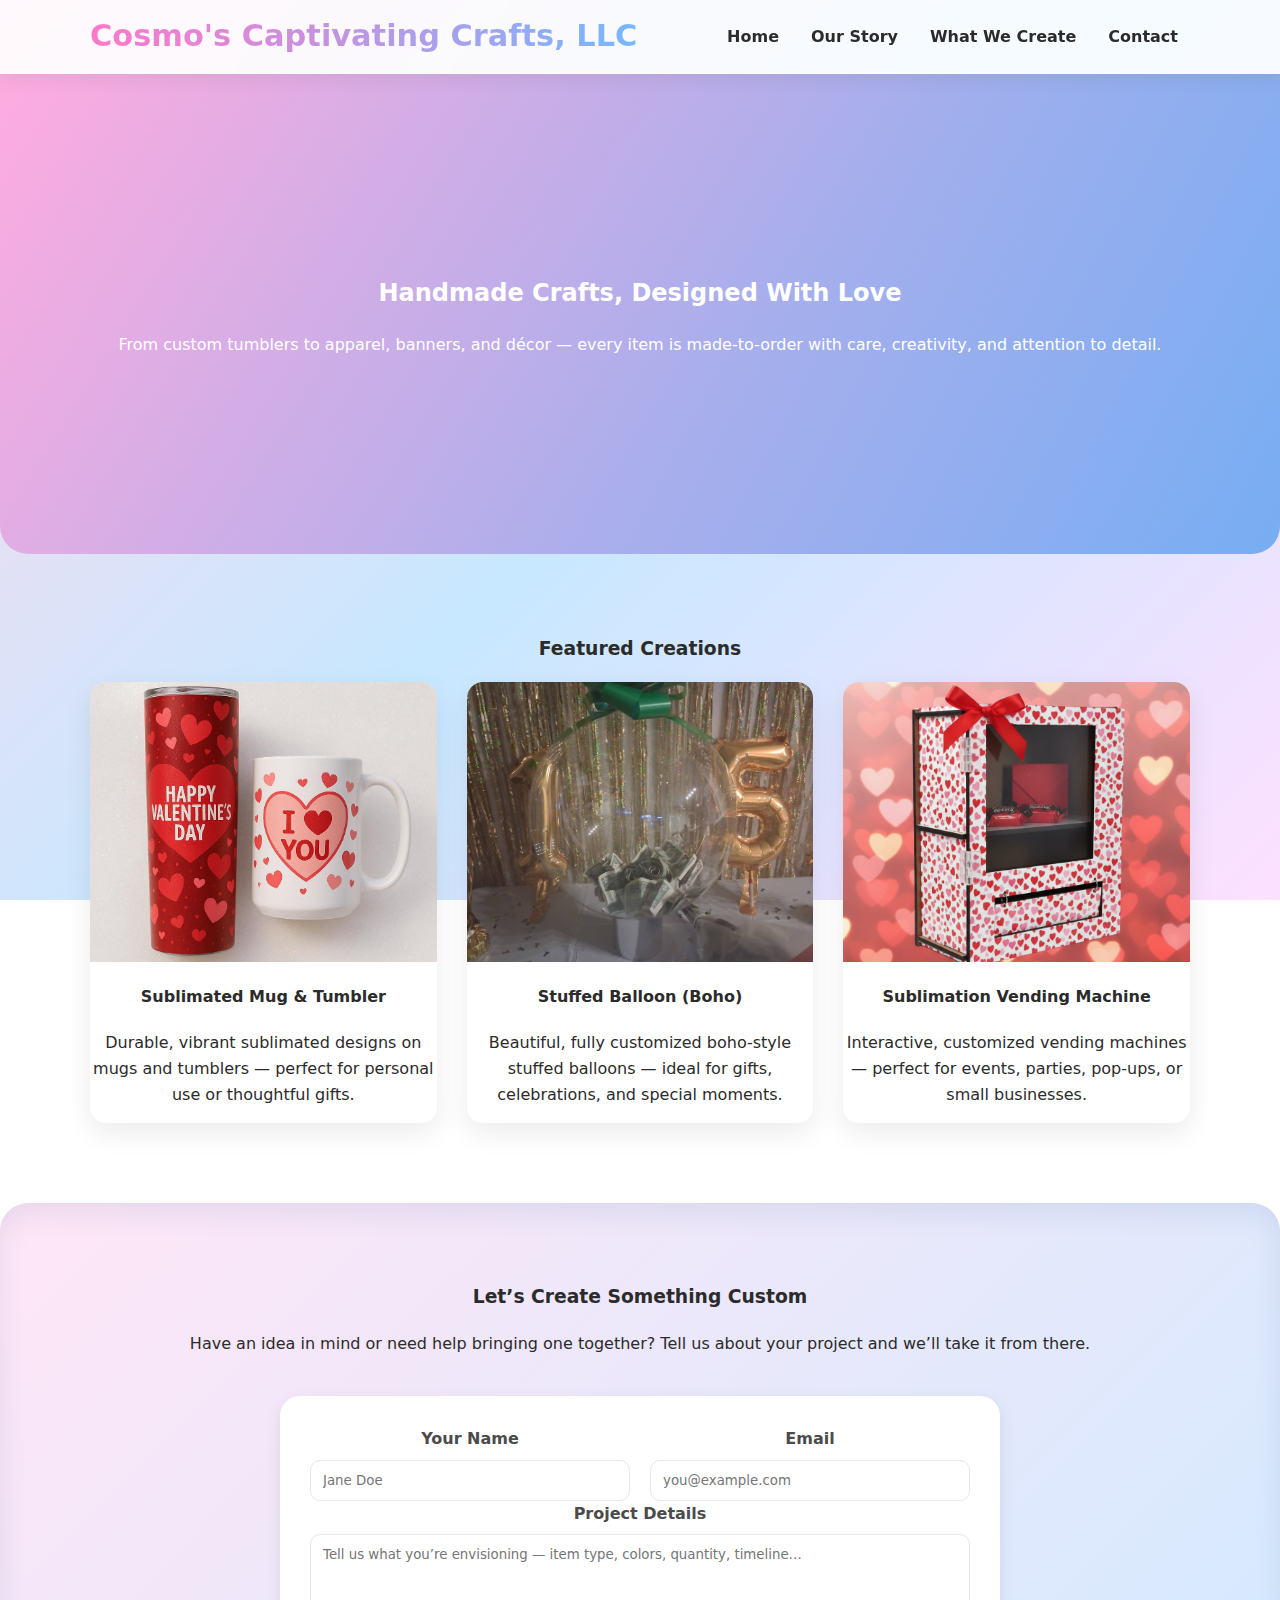
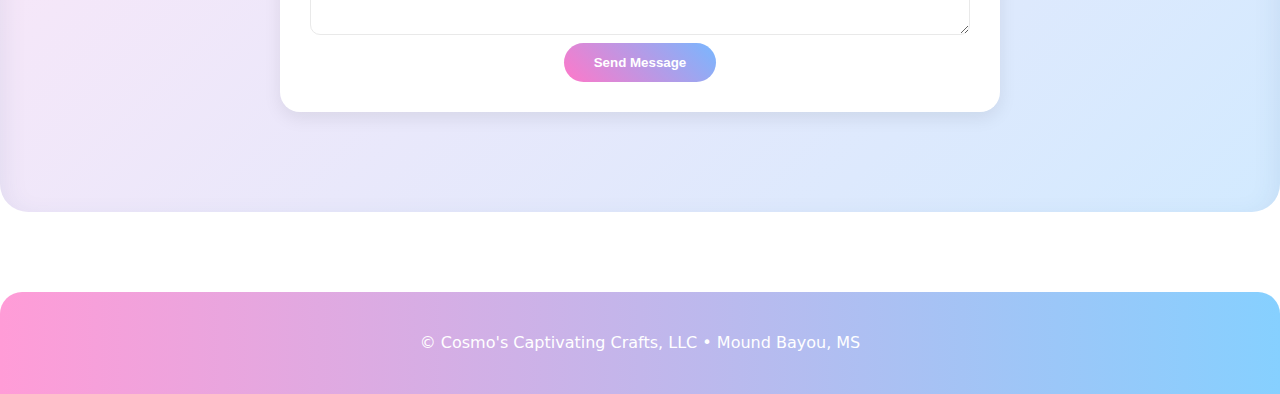
<file: index.html>
<!DOCTYPE html>
<html lang="en">
<head>
  <meta charset="UTF-8" />
  <meta name="viewport" content="width=device-width, initial-scale=1" />
  <title>Cosmo's Captivating Crafts, LLC</title>
  <meta name="description" content="Handmade with love — tumblers, t-shirts, banners & more.">
  <link rel="icon" href="assets/logo.jpg" />
  <link rel="stylesheet" href="styles.css" />
</head>

<body class="glossy">

<!-- HEADER -->
<header class="site-header" id="top">
  <div class="container header-flex">
    <a class="brand-wrap" href="#top" aria-label="Home">
      <h1 class="brand">Cosmo's Captivating Crafts, LLC</h1>
    </a>

    <button class="nav-toggle" aria-expanded="false" aria-controls="primary-nav" aria-label="Open menu">
      <span class="nav-toggle-bar"></span>
      <span class="nav-toggle-bar"></span>
      <span class="nav-toggle-bar"></span>
    </button>

    <nav id="primary-nav" class="nav" role="navigation">
      <a href="index.html">Home</a>
      <a href="about.html">Our Story</a>
      <a href="products.html">What We Create</a>
      <a href="#contact">Contact</a>
    </nav>
  </div>
</header>

<!-- HERO -->
<section class="hero" aria-label="Hero banner">
  <div class="overlay"></div>

  <div class="hero-text">
    <h2>Handmade Crafts, Designed With Love</h2>
    <p>
      From custom tumblers to apparel, banners, and décor — every item is made-to-order
      with care, creativity, and attention to detail.
    </p>
  </div>
</section>

<main>
<!-- ========= FEATURED CREATIONS ========= -->
<section id="work" class="section container">
  <h3>Featured Creations</h3>

  <div class="grid">

    <!-- SUBLIMATED MUG/TUMBLER -->
    <div class="card">
      <div class="card-img-wrap">
        <img src="assets/mug-valentines.jpg"
             alt="Custom sublimated mug and tumbler"
             class="card-img" />
      </div>
      <h4>Sublimated Mug & Tumbler</h4>
      <p>
        Durable, vibrant sublimated designs on mugs and tumblers —
        perfect for personal use or thoughtful gifts.
      </p>
    </div>

    <!-- STUFFED BALLOON -->
    <div class="card">
      <div class="card-img-wrap">
        <img src="assets/stuffed balloon.jpg"
             alt="Boho stuffed balloon"
             class="card-img" />
      </div>
      <h4>Stuffed Balloon (Boho)</h4>
      <p>
        Beautiful, fully customized boho-style stuffed balloons —
        ideal for gifts, celebrations, and special moments.
      </p>
    </div>

    <!-- SUBLIMATION VENDING MACHINE -->
    <div class="card">
      <div class="card-img-wrap">
        <img src="assets/Valentine box.png"
             alt="Sublimation vending machine"
             class="card-img" />
      </div>
      <h4>Sublimation Vending Machine</h4>
      <p>
        Interactive, customized vending machines —
        perfect for events, parties, pop-ups, or small businesses.
      </p>
    </div>

  </div>
</section>


<!-- CONTACT -->
<section id="contact" class="section-soft">
  <div class="container center">
    <h3>Let’s Create Something Custom</h3>
    <p>
      Have an idea in mind or need help bringing one together?
      Tell us about your project and we’ll take it from there.
    </p>

    <form
      action="https://formspree.io/f/xanplyen"
      method="POST"
      class="contact-form"
    >
      <div class="form-grid">
        <label class="field">
          <span>Your Name</span>
          <input type="text" name="name" placeholder="Jane Doe" required />
        </label>

        <label class="field">
          <span>Email</span>
          <input type="email" name="_replyto" placeholder="you@example.com" required />
        </label>
      </div>

      <label class="field full">
        <span>Project Details</span>
        <textarea
          name="message"
          rows="5"
          placeholder="Tell us what you’re envisioning — item type, colors, quantity, timeline…"
          required
        ></textarea>
      </label>

      <button type="submit" class="btn">Send Message</button>
    </form>
  </div>
</section>

<!-- FOOTER -->
<footer class="site-footer">
  <p>© <span id="y"></span> Cosmo's Captivating Crafts, LLC • Mound Bayou, MS</p>
</footer>

 <script>
    const toggle = document.querySelector(".nav-toggle");
    const nav = document.querySelector(".nav");

    toggle.addEventListener("click", () => {
      nav.classList.toggle("open");
    });
  </script>

</body>
</html>
</file>
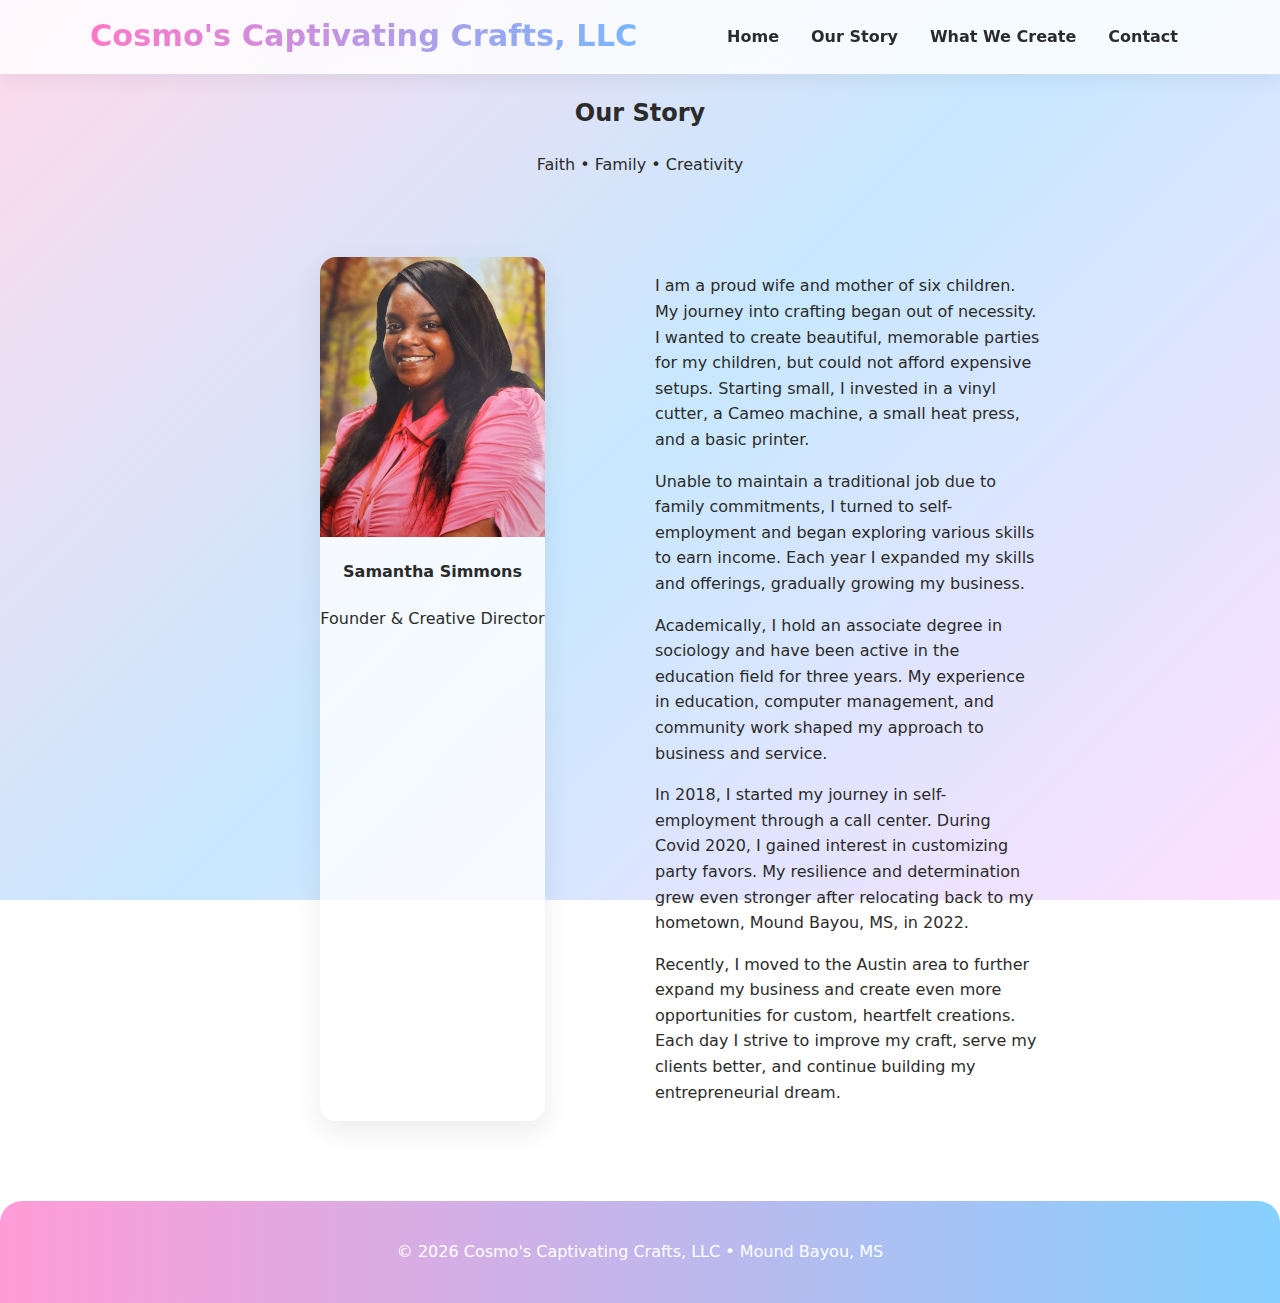
<file: about.html>
<!DOCTYPE html>
<html lang="en">
<head>
  <meta charset="UTF-8" />
  <meta name="viewport" content="width=device-width, initial-scale=1" />
  <title>About Me | Cosmo's Captivating Crafts, LLC</title>
  <meta name="description" content="Learn about Samantha, the founder of Cosmo's Captivating Crafts, LLC, and her journey from creating handmade crafts for her kids to building a thriving business.">
  <link rel="icon" href="assets/logo.png" />
  <link rel="stylesheet" href="styles.css" />
</head>

<body class="glossy">

  <!-- HEADER -->
  <header class="site-header" id="top">
  <div class="container header-flex">
    <a class="brand-wrap" href="#top" aria-label="Home"> 
      <h1 class="brand">Cosmo's Captivating Crafts, LLC</h1>
    </a>

  <button class="nav-toggle" aria-expanded="false" aria-controls="primary-nav" aria-label="Open menu">
      <span class="nav-toggle-bar"></span>
      <span class="nav-toggle-bar"></span>
      <span class="nav-toggle-bar"></span>
    </button>

  <nav id="primary-nav" class="nav" role="navigation">
      <a href="index.html">Home</a>
      <a href="about.html">Our Story</a>
      <a href="products.html">What We Create</a>
      <a href="index.html#contact">Contact</a>
    </nav>
  </div>

  </header>

<div style="text-align:center;">
  <h2>Our Story</h2>
  <p>Faith • Family • Creativity</p>
</div>

</section>

  <!-- ABOUT ME WITH HEADSHOT -->
  <section class="section container">
    <div class="grid" style="justify-items:center; max-width:800px; margin:auto; gap:30px;">

      <!-- Headshot -->
      <div class="card" style="max-width:300px;">
        <div class="card-img-wrap">
          <img src="assets/headshot.jpg" alt="Samantha Simmons" class="card-img" />
        </div>
        <h4>Samantha Simmons</h4>
        <p>Founder & Creative Director</p>
      </div>

      <!-- About Text -->
      <div class="about-text" style="text-align:left;">
        <p>
          I am a proud wife and mother of six children. My journey into crafting began out of necessity. I wanted to create beautiful, memorable parties for my children, but could not afford expensive setups. Starting small, I invested in a vinyl cutter, a Cameo machine, a small heat press, and a basic printer.
        </p>
        <p>
          Unable to maintain a traditional job due to family commitments, I turned to self-employment and began exploring various skills to earn income. Each year I expanded my skills and offerings, gradually growing my business.
        </p>
        <p>
          Academically, I hold an associate degree in sociology and have been active in the education field for three years. My experience in education, computer management, and community work shaped my approach to business and service.
        </p>
        <p>
          In 2018, I started my journey in self-employment through a call center. During Covid 2020, I gained interest in customizing party favors. My resilience and determination grew even stronger after relocating back to my hometown, Mound Bayou, MS, in 2022.
        </p>
        <p>
          Recently, I moved to the Austin area to further expand my business and create even more opportunities for custom, heartfelt creations. Each day I strive to improve my craft, serve my clients better, and continue building my entrepreneurial dream.
        </p>
      </div>

    </div>
  </section>

  <!-- FOOTER -->
  <footer class="site-footer">
    <p>© <span id="y"></span> Cosmo's Captivating Crafts, LLC • Mound Bayou, MS</p>
  </footer>

  <script>
    // Automatically update year
    document.getElementById('y').textContent = new Date().getFullYear();
  </script>

 <script>
    const toggle = document.querySelector(".nav-toggle");
    const nav = document.querySelector(".nav");

    toggle.addEventListener("click", () => {
      nav.classList.toggle("open");
    });
  </script>

</body>
</html>
</file>
<file: styles.css>
/* ========= ROOT ========= */
:root{
  --pink:#ff78c9;
  --pink-soft:#ff9cd7;
  --blue:#78b7ff;
  --blue-soft:#86d0ff;
  --lav:#f4d6ff;
  --ink:#2b2b2b;
  --muted:#666;
  --card:#ffffff;
}

@media (prefers-reduced-motion: reduce){
  *{animation:none!important; transition:none!important;}
}

/* ========= BASE ========= */
*{box-sizing:border-box}
html,body{height:100%}
body{
  font-family: "Poppins", system-ui, -apple-system, Segoe UI, Roboto, Arial, sans-serif;
  margin:0;
  color:var(--ink);
  line-height:1.6;
  background: linear-gradient(135deg, #ffd9ec, #c7e8ff, #fde0ff);
  background-attachment: fixed;
}

.container{width:90%; max-width:1100px; margin:auto;}
.center{text-align:center;}
img{display:block; max-width:100%;}
a{text-decoration:none; color:inherit;}
.sr-only{position:absolute!important;width:1px;height:1px;overflow:hidden;clip:rect(0,0,0,0)}

/* ========= HEADER ========= */
.site-header{
  position:sticky;
  top:0;
  z-index:40;
  background: rgba(255,255,255,.82);
  backdrop-filter: blur(10px);
  box-shadow: 0 6px 18px rgba(0,0,0,.06);
  border-bottom: 1px solid rgba(255,255,255,.6);
}

.header-flex{
  display:flex;
  align-items:center;
  justify-content:space-between;
  gap:12px;
  padding:12px 0;
}

.brand-wrap{
  display:flex;
  align-items:center;
  gap:12px;
}

.logo{
  height:56px;
  width:56px;
  border-radius:50%;
  object-fit:cover;
}

.brand{
  margin:0;
  font-weight:800;
  font-size:clamp(1.2rem, 1rem + 1.6vw, 1.9rem);
  background: linear-gradient(90deg, var(--pink), var(--blue));
  -webkit-background-clip:text;
  -webkit-text-fill-color:transparent;
}

/* ========= NAV ========= */
.nav{
  display:flex;
  gap:8px;
  align-items:center;
}

.nav a{
  font-weight:600;
  padding:8px 12px;
  border-radius:10px;
}

.nav-toggle{
  display:none;
  background:none;
  border:none;
  cursor:pointer;
}

.nav-toggle-bar,
.nav-toggle-bar::before,
.nav-toggle-bar::after{
  width:28px;
  height:2px;
  background:#333;
  display:block;
  position:relative;
}

.nav-toggle-bar::before,
.nav-toggle-bar::after{
  content:"";
  position:absolute;
  left:0;
}

.nav-toggle-bar::before{top:-8px}
.nav-toggle-bar::after{top:8px}

/* ========= HERO ========= */
.hero{
  position:relative;
  height:min(62vh, 480px);
  display:grid;
  place-items:center;
  overflow:hidden;
  border-radius:0 0 28px 28px;
}

.hero-img{
  position:absolute;
  inset:0;
  width:100%;
  height:100%;
  object-fit:cover;
  filter:brightness(.55);
}

.overlay{
  position:absolute;
  inset:0;
  background:linear-gradient(120deg, rgba(255,160,220,.8), rgba(90,160,240,.8));
}

.hero-text{
  position:relative;
  color:#fff;
  text-align:center;
  padding:0 20px;
}

/* ========= BUTTON ========= */
.btn, .cta{
  display:inline-block;
  padding:12px 30px;
  border-radius:40px;
  font-weight:800;
  color:#fff;
  background:linear-gradient(45deg, var(--pink), var(--blue));
  border:none;
  cursor:pointer;
}

/* ========= SECTIONS ========= */
.section{
  margin:80px auto;
  text-align:center;
}

.grid{
  display:grid;
  grid-template-columns:repeat(auto-fit, minmax(270px, 1fr));
  gap:30px;
}

/* ========= CARDS ========= */
.card{
  background:rgba(255,255,255,.8);
  border-radius:16px;
  overflow:hidden;
  box-shadow:0 10px 28px rgba(0,0,0,.08);
}

.card-img-wrap{
  height:280px;
  overflow:hidden;
}

.card-img{
  width:100%;
  height:100%;
  object-fit:cover;
}

/* ========= CONTACT ========= */
.section-soft{ background: linear-gradient(135deg, #ffe6f7, #d2eaff); padding: 60px 0; border-radius: 28px; margin:80px auto; box-shadow: 0 10px 28px rgba(39,78,124,.10) inset; } .contact-form{ background: var(--card); padding: 30px; border-radius: 20px; box-shadow: 0 6px 18px rgba(0,0,0,.08); max-width: 720px; margin: 40px auto; } .form-grid{display:grid; grid-template-columns: repeat(auto-fit, minmax(240px, 1fr)); gap: 20px} .field span{display:block; font-weight:700; margin-bottom:8px; color:#4b4b4b} input, textarea{ width:100%; padding:12px; border:1px solid #e9e9e9; border-radius:10px; font-family:inherit; transition: box-shadow .2s ease, border-color .2s ease; background:#fff; } input:focus, textarea:focus{outline:none; border-color:#ffc9ec; box-shadow:0 0 0 4px rgba(255, 160, 220, .18)}

/* ========= FOOTER ========= */
.site-footer{
  background:linear-gradient(90deg, var(--pink-soft), var(--blue-soft));
  color:#fff;
  text-align:center;
  padding:22px;
  border-radius:22px 22px 0 0;
}

/* ========= MOBILE FIX ========= */
@media (max-width: 860px){
  .nav-toggle{display:block;}

  .nav{
    display:none;
    flex-direction:column;
    width:100%;
    max-height:80vh;
    overflow-y:auto;
    padding:10px 0;
  }

  .nav.open{
    display:flex;
  }

  .nav a{
    padding:12px;
  }
}
</file>
